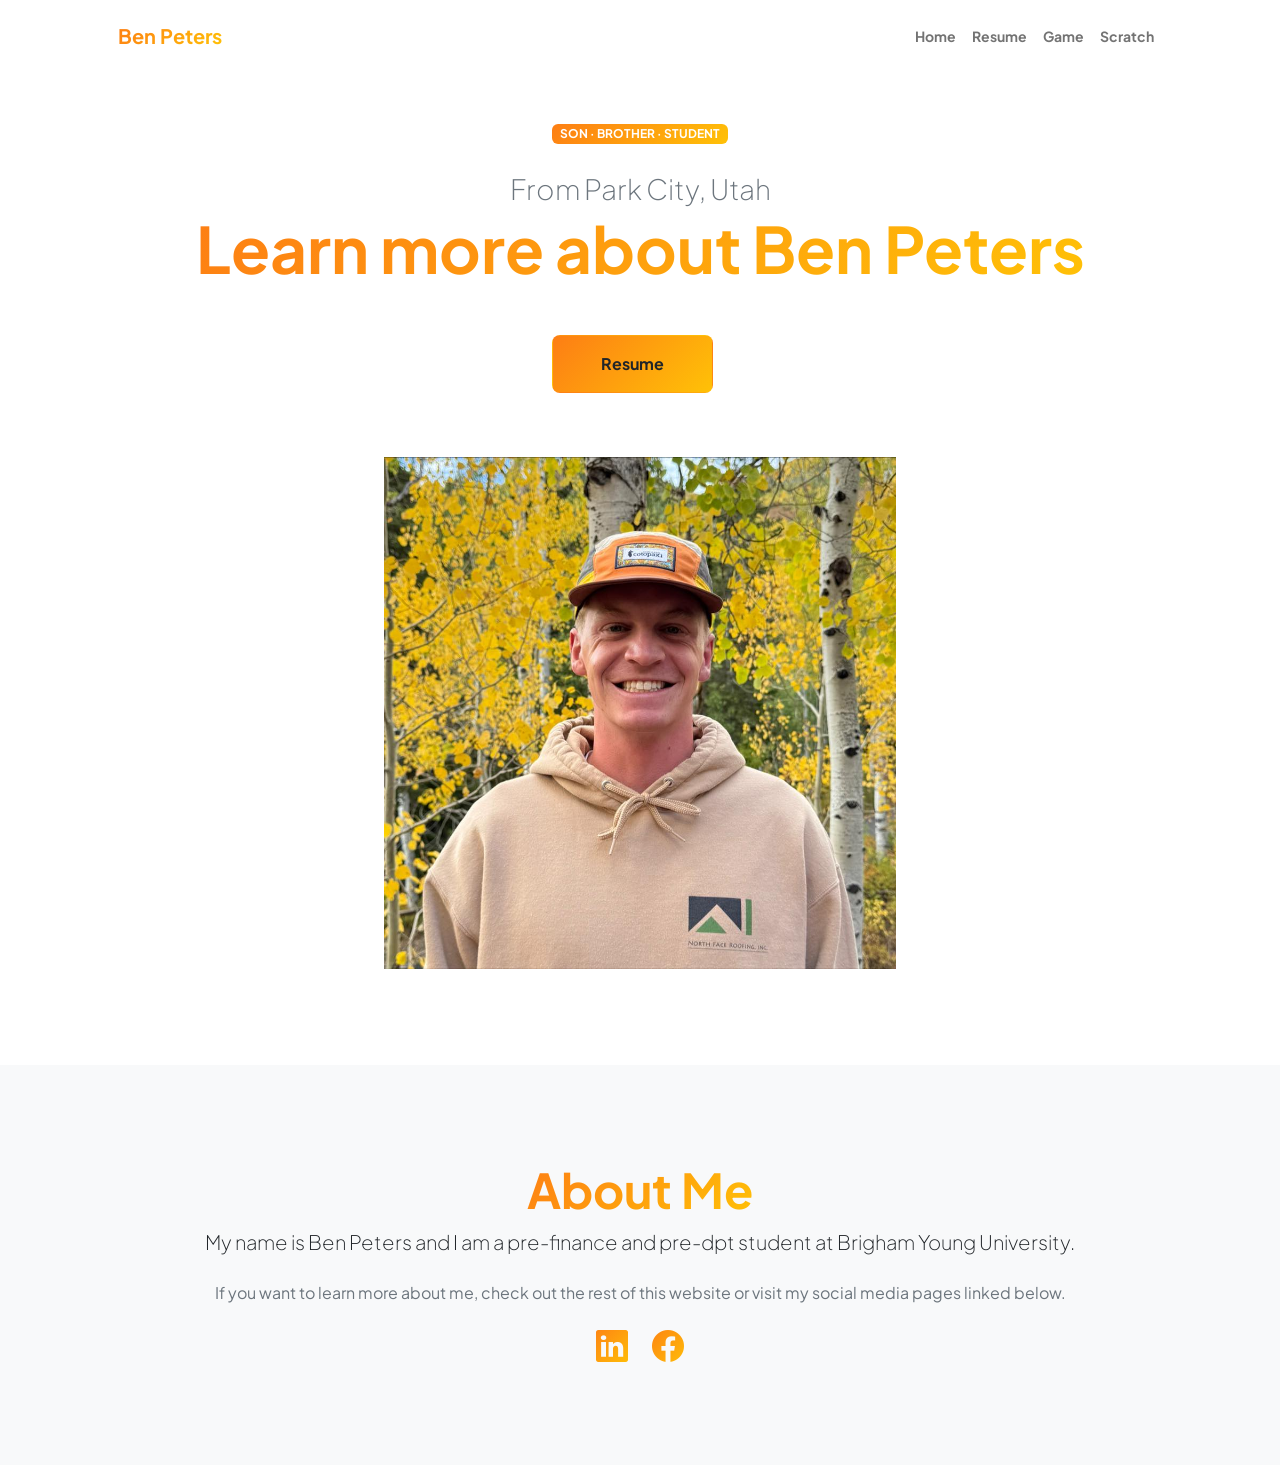
<file: index.html>
<!DOCTYPE html>
<html lang="en">
    <head>
        <meta charset="utf-8" />
        <meta name="viewport" content="width=device-width, initial-scale=1, shrink-to-fit=no" />
        <meta name="description" content="" />
        <meta name="author" content="" />
        <title>Personal - Start Bootstrap Theme</title>
        <!-- Favicon-->
        <link rel="icon" type="image/x-icon" href="assets/favicon.ico" />
        <!-- Custom Google font-->
        <link rel="preconnect" href="https://fonts.googleapis.com" />
        <link rel="preconnect" href="https://fonts.gstatic.com" crossorigin />
        <link href="https://fonts.googleapis.com/css2?family=Plus+Jakarta+Sans:wght@100;200;300;400;500;600;700;800;900&amp;display=swap" rel="stylesheet" />
        <!-- Bootstrap icons-->
        <link href="https://cdn.jsdelivr.net/npm/bootstrap-icons@1.8.1/font/bootstrap-icons.css" rel="stylesheet" />
        <!-- Core theme CSS (includes Bootstrap)-->
        <link href="css/styles.css" rel="stylesheet" />
    </head>
    <body class="d-flex flex-column h-100">
        <main class="flex-shrink-0">
            <!-- Navigation-->
            <nav class="navbar navbar-expand-lg navbar-light bg-white py-3">
                <div class="container px-5">
                    <a class="navbar-brand" href="index.html"><span class="fw-bolder text-gradient">Ben Peters</span></a>
                    <button class="navbar-toggler" type="button" data-bs-toggle="collapse" data-bs-target="#navbarSupportedContent" aria-controls="navbarSupportedContent" aria-expanded="false" aria-label="Toggle navigation"><span class="navbar-toggler-icon"></span></button>
                    <div class="collapse navbar-collapse" id="navbarSupportedContent">
                        <ul class="navbar-nav ms-auto mb-2 mb-lg-0 small fw-bolder">
                            <li class="nav-item"><a class="nav-link" href="index.html">Home</a></li>
                            <li class="nav-item"><a class="nav-link" href="resume.html">Resume</a></li>
                            <li class="nav-item"><a class="nav-link" href="game.html">Game</a></li>
                            <li class="nav-item"><a class="nav-link" href="scratch.html">Scratch</a></li>
                        </ul>
                    </div>
                </div>
            </nav>
            <!-- Header-->
            <header class="py-5">
                <div class="container px-5 pb-5">
                    <div class="row gx-5 align-items-center">
                        <div class="col-xxl-5">
                            <!-- Header text content-->
                            <div class="text-center text-xxl-start">
                                <div class="badge bg-gradient-primary-to-secondary text-white mb-4"><div class="text-uppercase">Son &middot; Brother &middot; Student</div></div>
                                <div class="fs-3 fw-light text-muted">From Park City, Utah</div>
                                <h1 class="display-3 fw-bolder mb-5"><span class="text-gradient d-inline">Learn more about Ben Peters</span></h1>
                                <div class="d-grid gap-3 d-sm-flex justify-content-sm-center justify-content-xxl-start mb-3">
                                    <a class="btn bg-gradient-primary-to-secondary btn-lg px-5 py-3 me-sm-3 fs-6 fw-bolder" href="resume.html">Resume</a>
                                </div>
                            </div>
                        </div>
                        <div class="col-xxl-7">
                            <!-- Header profile picture-->
                            <div class="d-flex justify-content-center mt-5 mt-xxl-0">
                                <div class="profile bg-gradient-primary-to-secondary">
                                    <!-- TIP: For best results, use a photo with a transparent background like the demo example below-->
                                    <!-- Watch a tutorial on how to do this on YouTube (link)-->
                                    <img class="profile-img" src="assets/me.jpg" alt="..." />
                                </div>
                            </div>
                        </div>
                    </div>
                </div>
            </header>
            <!-- About Section-->
            <section class="bg-light py-5">
                <div class="container px-5">
                    <div class="row gx-5 justify-content-center">
                        <div class="col-xxl-8">
                            <div class="text-center my-5">
                                <h2 class="display-5 fw-bolder"><span class="text-gradient d-inline">About Me</span></h2>
                                <p class="lead fw-light mb-4">My name is Ben Peters and I am a pre-finance and pre-dpt student at Brigham Young University.</p>
                                <p class="text-muted">If you want to learn more about me, check out the rest of this website or visit my social media pages linked below.</p>
                                <div class="d-flex justify-content-center fs-2 gap-4">
                                    <a class="text-gradient" href="https://www.linkedin.com/in/ben-peters-546367231/" target="_blank" rel="noopener noreferrer"><i class="bi bi-linkedin"></i></a>
                                    <a class="text-gradient" href="https://www.facebook.com/ben.peters.7169709" target="_blank" rel="noopener noreferrer"><i class="bi bi-facebook"></i></a>
                                </div>
                            </div>
                        </div>
                    </div>
                </div>
            </section>
        </main>
        <!-- Bootstrap core JS-->
        <script src="https://cdn.jsdelivr.net/npm/bootstrap@5.2.3/dist/js/bootstrap.bundle.min.js"></script>
        <!-- Core theme JS-->
        <script src="js/scripts.js"></script>
    </body>
</html>
</file>
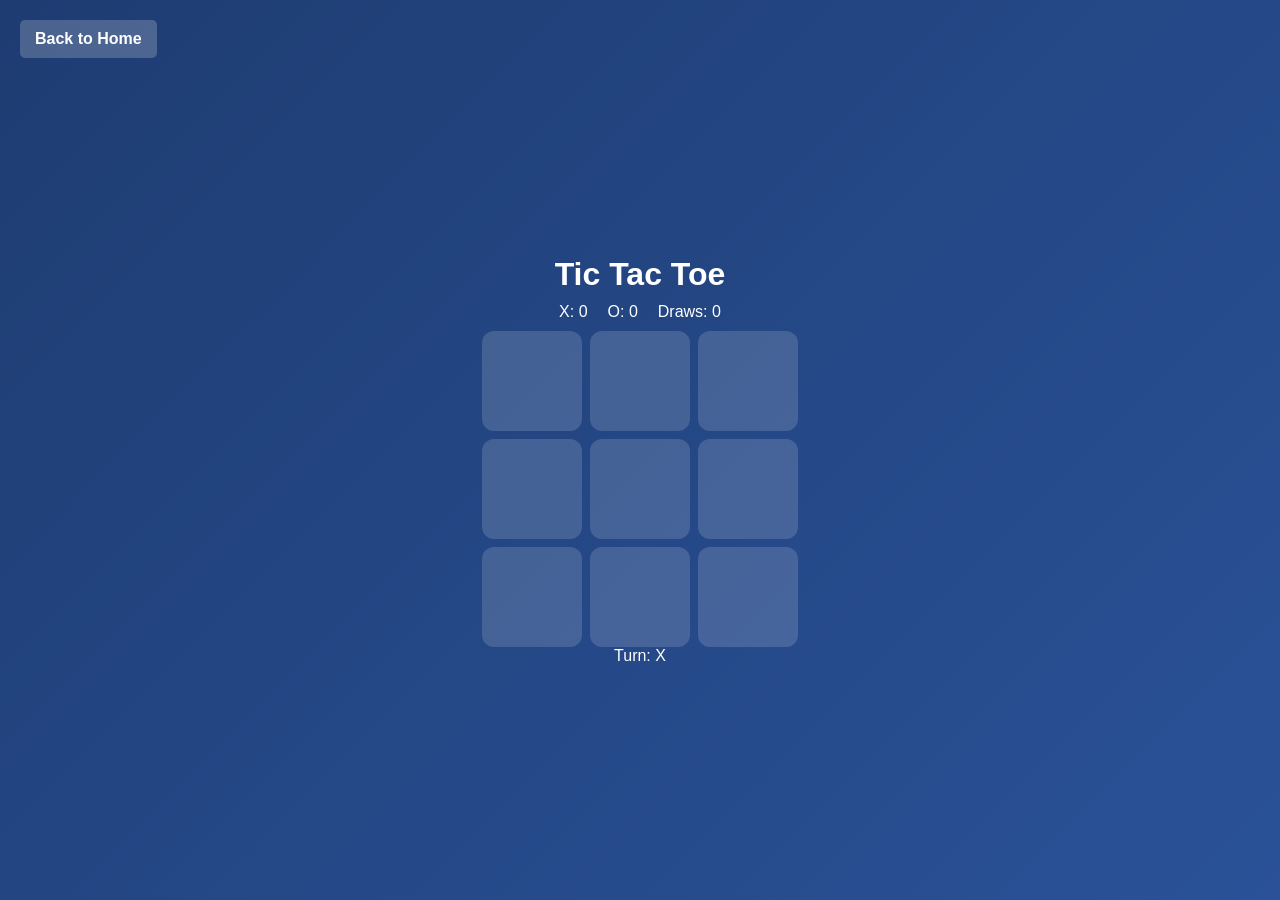
<file: game.html>
<!DOCTYPE html>
<html lang="en">
<head>
<meta charset="UTF-8" />
<meta name="viewport" content="width=device-width, initial-scale=1.0"/>
<title>Tic Tac Toe</title>
<style>
  body{
    font-family:Arial;
    background:linear-gradient(135deg,#1e3c72,#2a5298);
    color:white;
    display:flex;
    flex-direction:column;
    align-items:center;
    justify-content:center;
    height:100vh;
    margin:0;
  }

  h1{margin-bottom:10px;}

  .scoreboard{
    display:flex;
    gap:20px;
    margin-bottom:10px;
  }

  #board{
    display:grid;
    grid-template-columns:repeat(3,100px);
    grid-template-rows:repeat(3,100px);
    gap:8px;
  }

  .cell{
    width:100px;
    height:100px;
    background:rgba(255,255,255,0.15);
    display:flex;
    align-items:center;
    justify-content:center;
    font-size:2.5rem;
    font-weight:bold;
    border-radius:12px;
    cursor:pointer;
    transition:0.2s;
  }

  .x{color:red;}
  .o{color:dodgerblue;}

  .win{
    background:rgba(255,255,255,0.35) !important;
    transform:scale(1.05);
  }

  .modal{
    position:fixed;
    inset:0;
    display:none;
    background:rgba(0,0,0,0.6);
    align-items:center;
    justify-content:center;
  }

  .modal-content{
    background:white;
    color:black;
    padding:20px;
    border-radius:12px;
    text-align:center;
  }

  .confetti{
    position:fixed;
    width:8px;
    height:8px;
    top:-10px;
    animation:fall linear forwards;
  }

  @keyframes fall{
    to{transform:translateY(110vh) rotate(360deg);opacity:0;}
  }
</style>
</head>
<body>
  <a href="index.html" style="position: absolute; top: 20px; left: 20px; color: white; text-decoration: none; font-weight: bold; background: rgba(255,255,255,0.2); padding: 10px 15px; border-radius: 5px;">Back to Home</a>

<h1>Tic Tac Toe</h1>

<div class="scoreboard">
  <div>X: <span id="xScore">0</span></div>
  <div>O: <span id="oScore">0</span></div>
  <div>Draws: <span id="dScore">0</span></div>
</div>

<div id="board"></div>
<div id="status"></div>

<div class="modal" id="endModal">
  <div class="modal-content">
    <div id="modalText"></div>
    <button onclick="restartMatch()">Restart Match</button>
  </div>
</div>

<script>
const boardEl=document.getElementById("board");
const statusEl=document.getElementById("status");
const endModal=document.getElementById("endModal");
const modalText=document.getElementById("modalText");

const xScoreEl=document.getElementById("xScore");
const oScoreEl=document.getElementById("oScore");
const dScoreEl=document.getElementById("dScore");

let board=[];
let currentPlayer="X";
let gameOver=false;
let matchOver=false;

let xWins=0,oWins=0,draws=0;

function initBoard(){
  boardEl.innerHTML="";
  for(let i=0;i<9;i++){
    const c=document.createElement("div");
    c.className="cell";
    c.dataset.i=i;
    c.onclick=handleMove;
    boardEl.appendChild(c);
  }
}

function startGame(){
  board=Array(9).fill(null);
  gameOver=false;
  currentPlayer="X";
  initBoard();
  updateStatus();
}

function handleMove(e){
  if(gameOver||matchOver)return;

  const i=e.target.dataset.i;
  if(board[i])return;

  play(i,currentPlayer);

  if(checkWin(currentPlayer)) return endRound(currentPlayer);
  if(!board.includes(null)) return endRound("Draw");

  currentPlayer=currentPlayer==="X"?"O":"X";
  updateStatus();
}

function play(i,p){
  board[i]=p;
  const cell=boardEl.children[i];
  cell.textContent=p;
  cell.classList.add(p.toLowerCase());
}

function getWinLine(p){
  const w=[
    [0,1,2],[3,4,5],[6,7,8],
    [0,3,6],[1,4,7],[2,5,8],
    [0,4,8],[2,4,6]
  ];
  return w.find(c=>c.every(i=>board[i]===p)) || null;
}

function checkWin(p){
  return getWinLine(p)!==null;
}

function highlight(line){
  if(!line) return;
  line.forEach(i=>{
    boardEl.children[i].classList.add("win");
  });
}

function endRound(res){
  gameOver=true;

  let winLine=null;

  if(res==="X"){
    xWins++;
    winLine=getWinLine("X");
  }
  else if(res==="O"){
    oWins++;
    winLine=getWinLine("O");
  }
  else{
    draws++;
  }

  xScoreEl.textContent=xWins;
  oScoreEl.textContent=oWins;
  dScoreEl.textContent=draws;

  highlight(winLine);

  if(xWins===5||oWins===5){
    matchOver=true;
    triggerConfetti();
    modalText.textContent=(xWins===5?"X":"O")+" wins MATCH!";
    endModal.style.display="flex";
    return;
  }

  setTimeout(()=>{
    board=Array(9).fill(null);
    gameOver=false;
    currentPlayer="X";
    initBoard();
    updateStatus();
  },800);
}

function restartMatch(){
  xWins=0;oWins=0;draws=0;
  matchOver=false;

  xScoreEl.textContent=0;
  oScoreEl.textContent=0;
  dScoreEl.textContent=0;

  endModal.style.display="none";
  startGame();
}

function updateStatus(){
  statusEl.textContent="Turn: "+currentPlayer;
}

function triggerConfetti(){
  for(let i=0;i<80;i++){
    const c=document.createElement("div");
    c.className="confetti";
    c.style.left=Math.random()*100+"vw";
    c.style.background="hsl("+Math.random()*360+",100%,50%)";
    c.style.animationDuration=(Math.random()*2+2)+"s";
    document.body.appendChild(c);
    setTimeout(()=>c.remove(),4000);
  }
}

startGame();
</script>

</body>
</html>
</file>
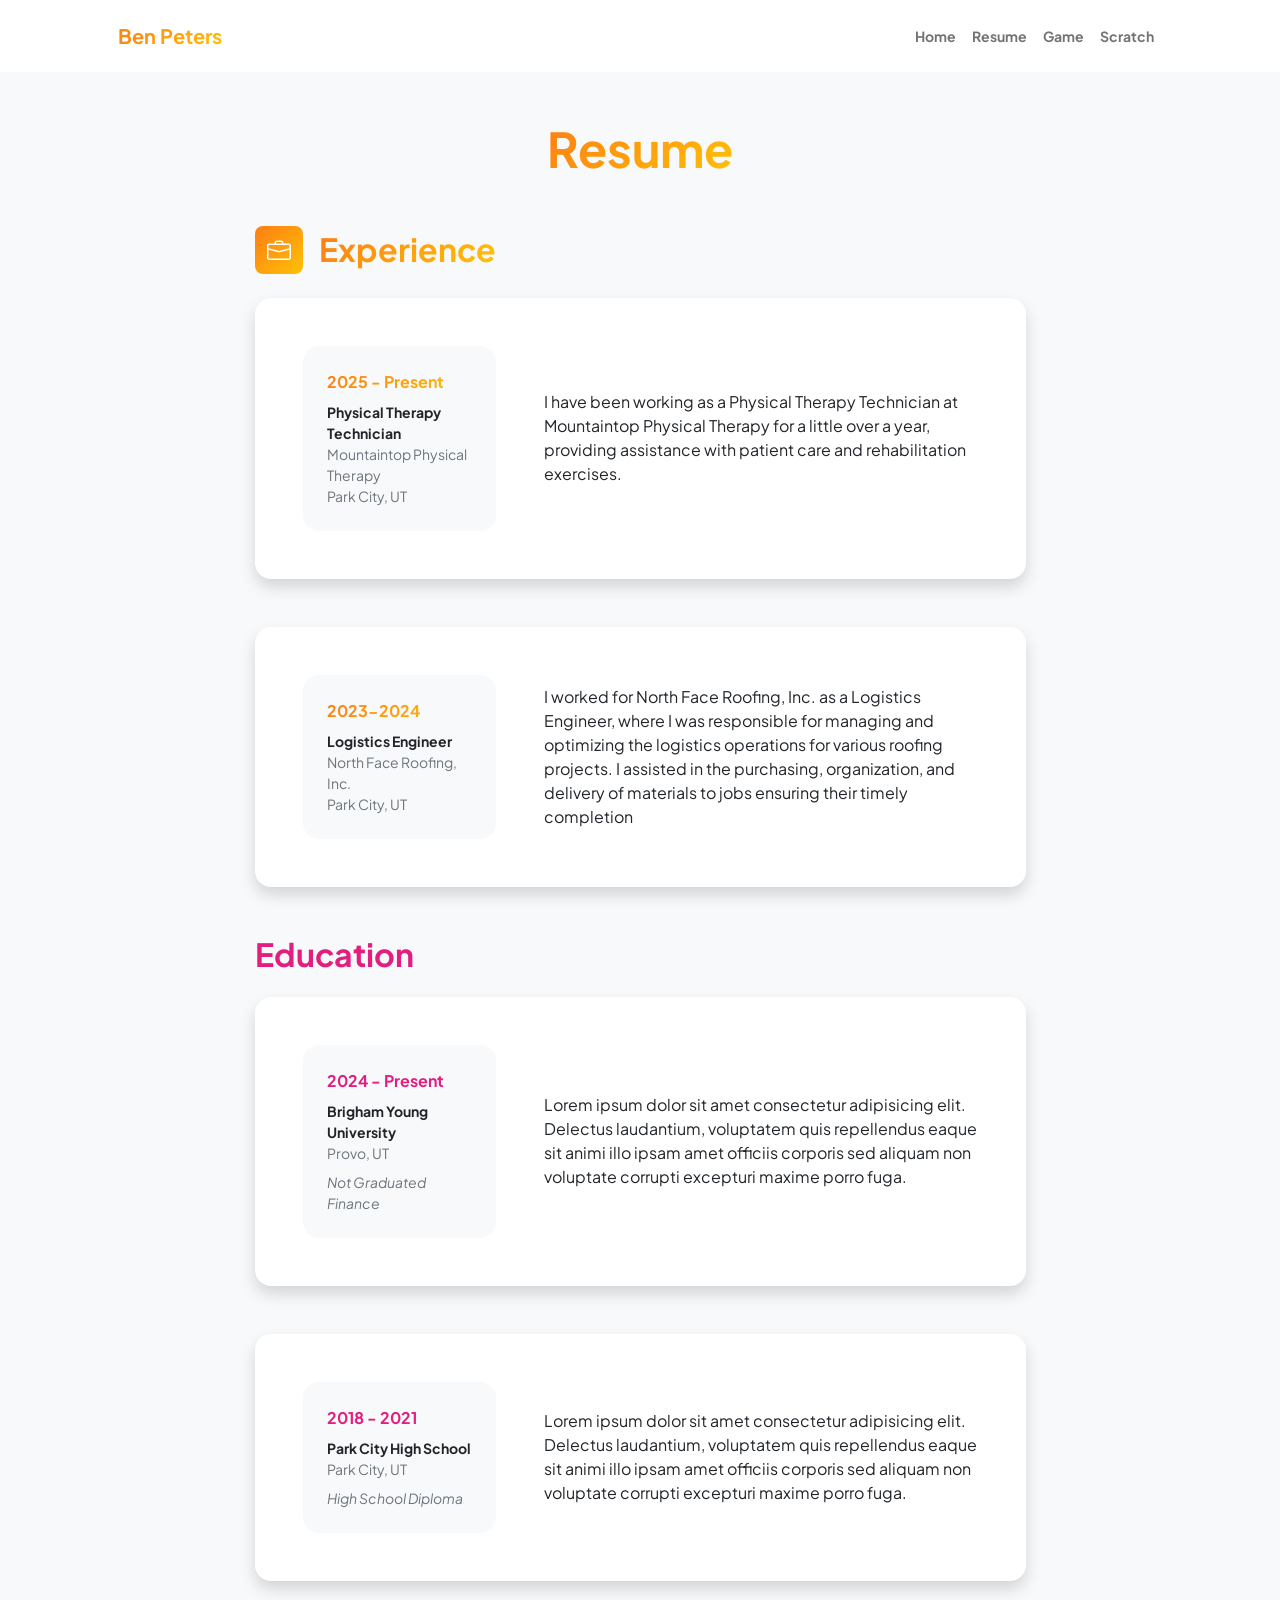
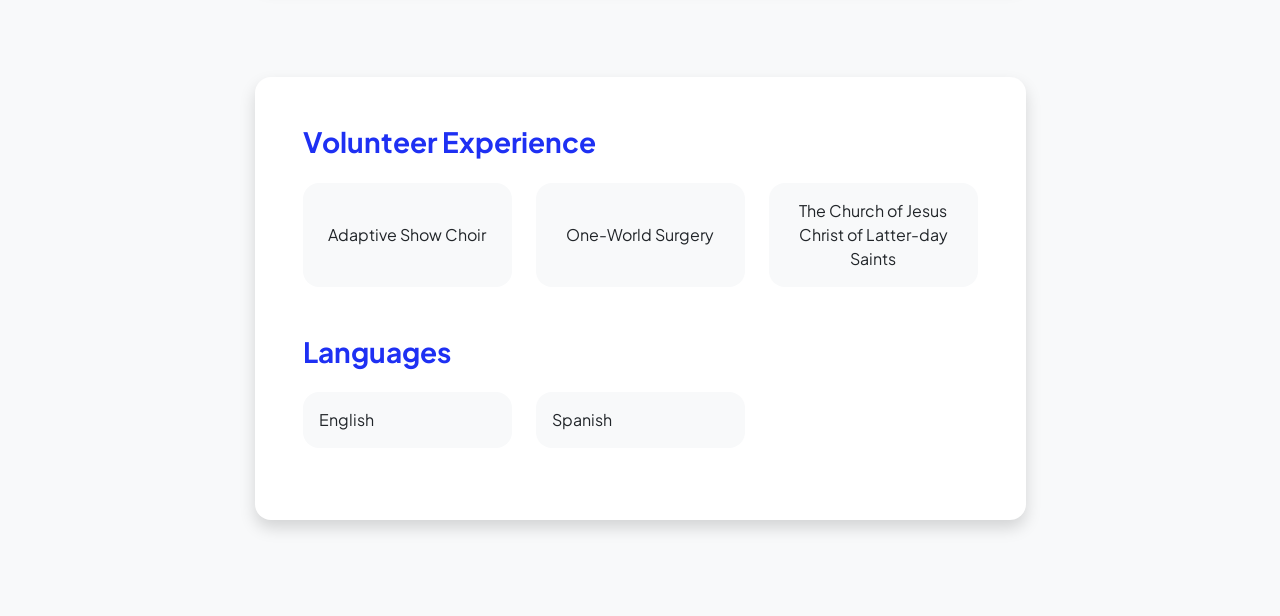
<file: resume.html>
<!DOCTYPE html>
<html lang="en">
    <head>
        <meta charset="utf-8" />
        <meta name="viewport" content="width=device-width, initial-scale=1, shrink-to-fit=no" />
        <meta name="description" content="" />
        <meta name="author" content="" />
        <title>Personal - Start Bootstrap Template</title>
        <!-- Favicon-->
        <link rel="icon" type="image/x-icon" href="assets/favicon.ico" />
        <!-- Custom Google font-->
        <link rel="preconnect" href="https://fonts.googleapis.com" />
        <link rel="preconnect" href="https://fonts.gstatic.com" crossorigin />
        <link href="https://fonts.googleapis.com/css2?family=Plus+Jakarta+Sans:wght@100;200;300;400;500;600;700;800;900&amp;display=swap" rel="stylesheet" />
        <!-- Bootstrap icons-->
        <link href="https://cdn.jsdelivr.net/npm/bootstrap-icons@1.8.1/font/bootstrap-icons.css" rel="stylesheet" />
        <!-- Core theme CSS (includes Bootstrap)-->
        <link href="css/styles.css" rel="stylesheet" />
    </head>
    <body class="d-flex flex-column h-100 bg-light">
        <main class="flex-shrink-0">
            <!-- Navigation-->
            <nav class="navbar navbar-expand-lg navbar-light bg-white py-3">
                <div class="container px-5">
                    <a class="navbar-brand" href="index.html"><span class="fw-bolder text-gradient">Ben Peters</span></a>
                    <button class="navbar-toggler" type="button" data-bs-toggle="collapse" data-bs-target="#navbarSupportedContent" aria-controls="navbarSupportedContent" aria-expanded="false" aria-label="Toggle navigation"><span class="navbar-toggler-icon"></span></button>
                    <div class="collapse navbar-collapse" id="navbarSupportedContent">
                        <ul class="navbar-nav ms-auto mb-2 mb-lg-0 small fw-bolder">
                            <li class="nav-item"><a class="nav-link" href="index.html">Home</a></li>
                            <li class="nav-item"><a class="nav-link" href="resume.html">Resume</a></li>
                            <li class="nav-item"><a class="nav-link" href="game.html">Game</a></li>
                            <li class="nav-item"><a class="nav-link" href="scratch.html">Scratch</a></li>
                        </ul>
                    </div>
                </div>
            </nav>
            <!-- Page Content-->
            <div class="container px-5 my-5">
                <div class="text-center mb-5">
                    <h1 class="display-5 fw-bolder mb-0"><span class="text-gradient d-inline">Resume</span></h1>
                </div>
                <div class="row gx-5 justify-content-center">
                    <div class="col-lg-11 col-xl-9 col-xxl-8">
                        <!-- Experience Section-->
                        <section>
                            <div class="d-flex align-items-center justify-content-between mb-4">
                                <div class="d-flex align-items-center">
                                    <div class="feature bg-primary bg-gradient-primary-to-secondary text-white rounded-3 me-3"><i class="bi bi-briefcase"></i></div>
                                    <h2 class="text-gradient fw-bolder mb-0">Experience</h2>
                                </div>
                            </div>
                            <!-- Experience Card 1-->
                            <div class="card shadow border-0 rounded-4 mb-5">
                                <div class="card-body p-5">
                                    <div class="row align-items-center gx-5">
                                        <div class="col text-center text-lg-start mb-4 mb-lg-0">
                                            <div class="bg-light p-4 rounded-4">
                                                <div class="text-gradient fw-bolder mb-2">2025 - Present</div>
                                                <div class="small fw-bolder">Physical Therapy Technician</div>
                                                <div class="small text-muted">Mountaintop Physical Therapy</div>
                                                <div class="small text-muted">Park City, UT</div>
                                            </div>
                                        </div>
                                        <div class="col-lg-8"><div>I have been working as a Physical Therapy Technician at Mountaintop Physical Therapy for a little over a year, providing assistance with patient care and rehabilitation exercises.</div></div>
                                    </div>
                                </div>
                            </div>
                            <!-- Experience Card 2-->
                            <div class="card shadow border-0 rounded-4 mb-5">
                                <div class="card-body p-5">
                                    <div class="row align-items-center gx-5">
                                        <div class="col text-center text-lg-start mb-4 mb-lg-0">
                                            <div class="bg-light p-4 rounded-4">
                                                <div class="text-gradient fw-bolder mb-2">2023-2024</div>
                                                <div class="small fw-bolder">Logistics Engineer</div>
                                                <div class="small text-muted">North Face Roofing, Inc.</div>
                                                <div class="small text-muted">Park City, UT</div>
                                            </div>
                                        </div>
                                        <div class="col-lg-8"><div>I worked for North Face Roofing, Inc. as a Logistics Engineer, where I was responsible for managing and optimizing the logistics operations for various roofing projects. I assisted in the purchasing, organization, and delivery of materials to jobs ensuring their timely completion</div></div>
                                    </div>
                                </div>
                            </div>
                        </section>
                        <!-- Education Section-->
                        <section>
                            <h2 class="text-secondary fw-bolder mb-4">Education</h2>
                            <!-- Education Card 1-->
                            <div class="card shadow border-0 rounded-4 mb-5">
                                <div class="card-body p-5">
                                    <div class="row align-items-center gx-5">
                                        <div class="col text-center text-lg-start mb-4 mb-lg-0">
                                            <div class="bg-light p-4 rounded-4">
                                                <div class="text-secondary fw-bolder mb-2">2024 - Present</div>
                                                <div class="mb-2">
                                                    <div class="small fw-bolder">Brigham Young University</div>
                                                    <div class="small text-muted">Provo, UT</div>
                                                </div>
                                                <div class="fst-italic">
                                                    <div class="small text-muted">Not Graduated</div>
                                                    <div class="small text-muted">Finance</div>
                                                </div>
                                            </div>
                                        </div>
                                        <div class="col-lg-8"><div>Lorem ipsum dolor sit amet consectetur adipisicing elit. Delectus laudantium, voluptatem quis repellendus eaque sit animi illo ipsam amet officiis corporis sed aliquam non voluptate corrupti excepturi maxime porro fuga.</div></div>
                                    </div>
                                </div>
                            </div>
                            <!-- Education Card 2-->
                            <div class="card shadow border-0 rounded-4 mb-5">
                                <div class="card-body p-5">
                                    <div class="row align-items-center gx-5">
                                        <div class="col text-center text-lg-start mb-4 mb-lg-0">
                                            <div class="bg-light p-4 rounded-4">
                                                <div class="text-secondary fw-bolder mb-2">2018 - 2021</div>
                                                <div class="mb-2">
                                                    <div class="small fw-bolder">Park City High School</div>
                                                    <div class="small text-muted">Park City, UT</div>
                                                </div>
                                                <div class="fst-italic">
                                                    <div class="small text-muted">High School Diploma</div>
                                                </div>
                                            </div>
                                        </div>
                                        <div class="col-lg-8"><div>Lorem ipsum dolor sit amet consectetur adipisicing elit. Delectus laudantium, voluptatem quis repellendus eaque sit animi illo ipsam amet officiis corporis sed aliquam non voluptate corrupti excepturi maxime porro fuga.</div></div>
                                    </div>
                                </div>
                            </div>
                        </section>
                        <!-- Divider-->
                        <div class="pb-5"></div>
                        <!-- Skills Section-->
                        <section>
                            <!-- Skillset Card-->
                            <div class="card shadow border-0 rounded-4 mb-5">
                                <div class="card-body p-5">
                                    <!-- Professional skills list-->
                                    <div class="mb-5">
                                        <div class="d-flex align-items-center mb-4">
                                            <h3 class="text-primary fw-bolder mb-0">Volunteer Experience</h3>
                                        </div>
                                        <div class="row row-cols-1 row-cols-md-3 mb-4">
                                            <div class="col mb-4 mb-md-0"><div class="d-flex align-items-center justify-content-center text-center bg-light rounded-4 p-3 h-100">Adaptive Show Choir</div></div>
                                            <div class="col mb-4 mb-md-0"><div class="d-flex align-items-center justify-content-center text-center bg-light rounded-4 p-3 h-100">One-World Surgery</div></div>
                                            <div class="col"><div class="d-flex align-items-center justify-content-center text-center bg-light rounded-4 p-3 h-100">The Church of Jesus Christ of Latter-day Saints</div></div>
                                        </div>
                                    </div>
                                    <!-- Languages list-->
                                    <div class="mb-0">
                                        <div class="d-flex align-items-center mb-4">
                                            <h3 class="text-primary fw-bolder mb-0">Languages</h3>
                                        </div>
                                        <div class="row row-cols-1 row-cols-md-3 mb-4">
                                            <div class="col mb-4 mb-md-0"><div class="d-flex align-items-center bg-light rounded-4 p-3 h-100">English</div></div>
                                            <div class="col mb-4 mb-md-0"><div class="d-flex align-items-center bg-light rounded-4 p-3 h-100">Spanish</div></div>
                                        </div>
                                    </div>
                                </div>
                            </div>
                        </section>
                    </div>
                </div>
            </div>
        </main>
        <!-- Bootstrap core JS-->
        <script src="https://cdn.jsdelivr.net/npm/bootstrap@5.2.3/dist/js/bootstrap.bundle.min.js"></script>
        <!-- Core theme JS-->
        <script src="js/scripts.js"></script>
    </body>
</html>
</file>
